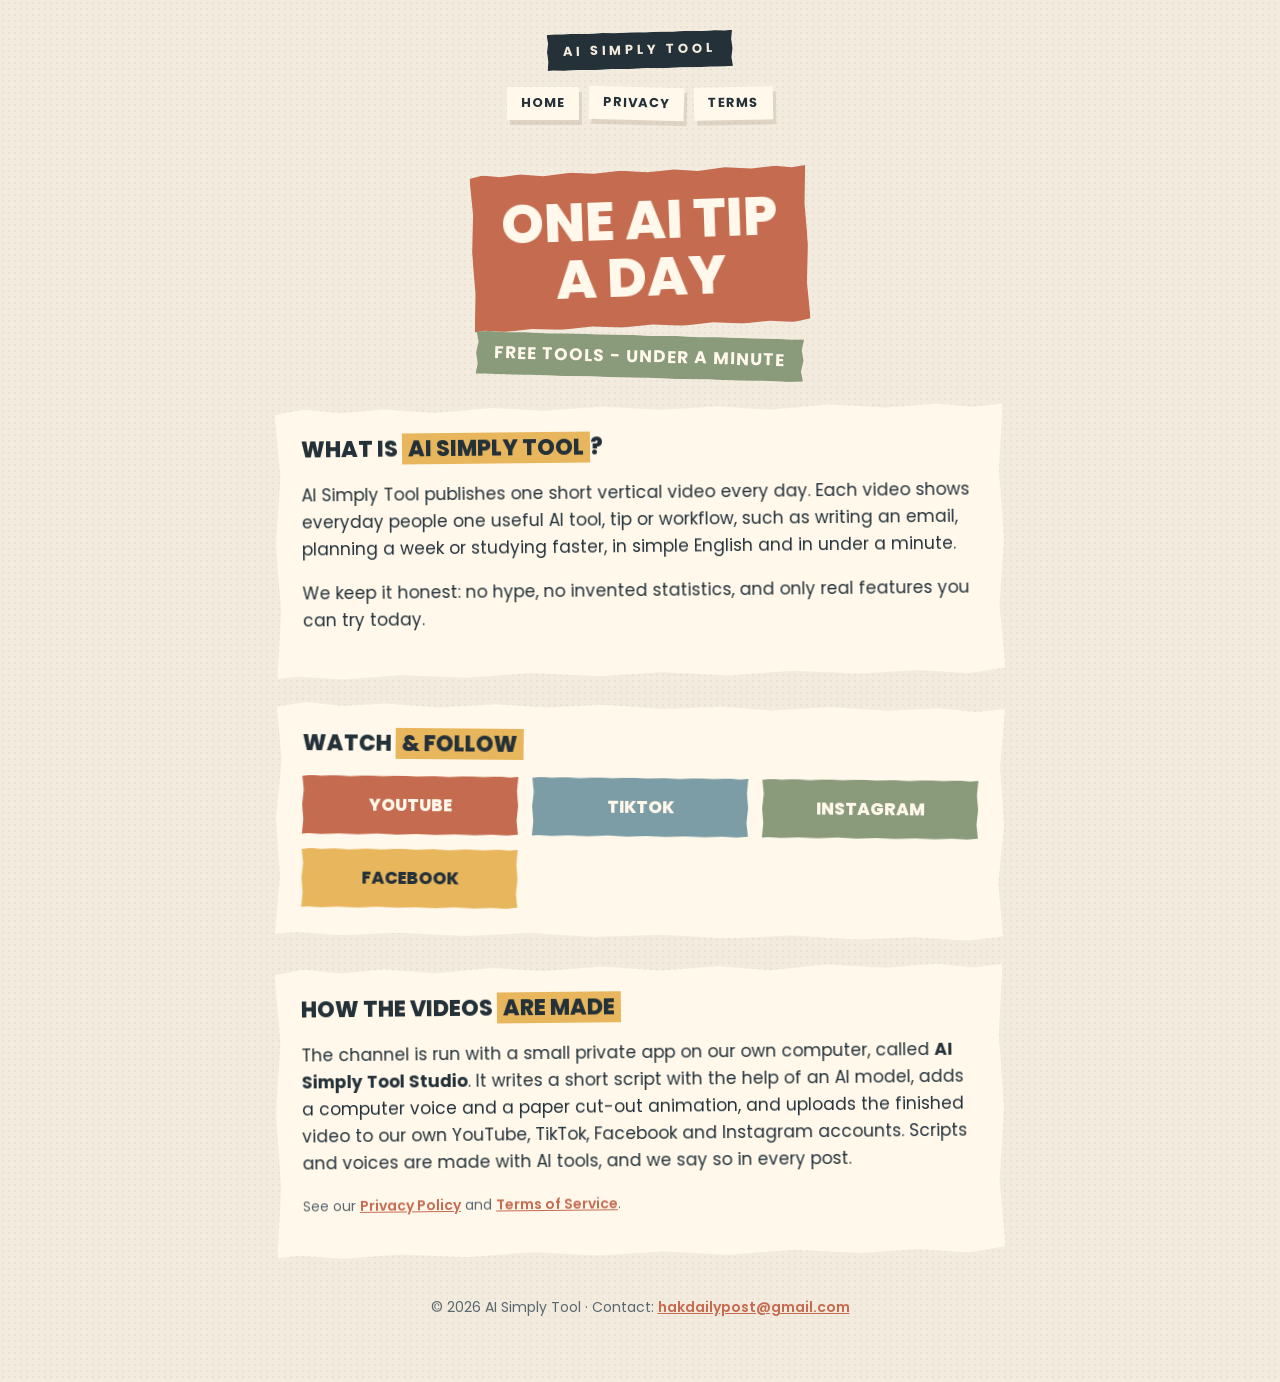
<file: index.html>
<!doctype html>
<html lang="en">
<head>
<meta charset="utf-8">
<meta name="viewport" content="width=device-width, initial-scale=1">
<title>AI Simply Tool</title>
<meta name="description" content="One simple AI tip a day: short videos that show everyday people how to use free AI tools.">
<link rel="preconnect" href="https://fonts.googleapis.com">
<link href="https://fonts.googleapis.com/css2?family=Poppins:wght@500;600;700;800&display=swap" rel="stylesheet">
<link rel="stylesheet" href="style.css">
</head>
<body>
<div class="wrap">
  <header>
    <a class="tag" href="./">AI SIMPLY TOOL</a>
    <nav><a href="./">Home</a><a href="privacy.html">Privacy</a><a href="terms.html">Terms</a></nav>
    <div class="banner">One AI tip<br>a day</div><br>
    <span class="strip">Free tools - under a minute</span>
  </header>

  <section class="card">
    <h2>What is <span class="hl">AI Simply Tool</span>?</h2>
    <p>AI Simply Tool publishes one short vertical video every day. Each video shows everyday people one
      useful AI tool, tip or workflow, such as writing an email, planning a week or studying faster, in
      simple English and in under a minute.</p>
    <p>We keep it honest: no hype, no invented statistics, and only real features you can try today.</p>
  </section>

  <section class="card">
    <h2>Watch <span class="hl">&amp; follow</span></h2>
    <div class="grid">
      <a href="https://www.youtube.com/@aisimplytool">YouTube</a>
      <a href="https://www.tiktok.com/@aisimplytool">TikTok</a>
      <a href="https://www.instagram.com/aisimplytool.tips">Instagram</a>
      <a href="https://www.facebook.com/profile.php?id=61597021374631">Facebook</a>
    </div>
  </section>

  <section class="card">
    <h2>How the videos <span class="hl">are made</span></h2>
    <p>The channel is run with a small private app on our own computer, called <b>AI Simply Tool Studio</b>.
      It writes a short script with the help of an AI model, adds a computer voice and a paper cut-out
      animation, and uploads the finished video to our own YouTube, TikTok, Facebook and Instagram
      accounts. Scripts and voices are made with AI tools, and we say so in every post.</p>
    <p class="small">See our <a href="privacy.html">Privacy Policy</a> and <a href="terms.html">Terms of Service</a>.</p>
  </section>

  <footer>&copy; <span id="y">2026</span> AI Simply Tool &middot; Contact: <a href="mailto:hakdailypost@gmail.com">hakdailypost@gmail.com</a></footer>
</div>
<script>document.getElementById('y').textContent = new Date().getFullYear();</script>
</body>
</html>
</file>
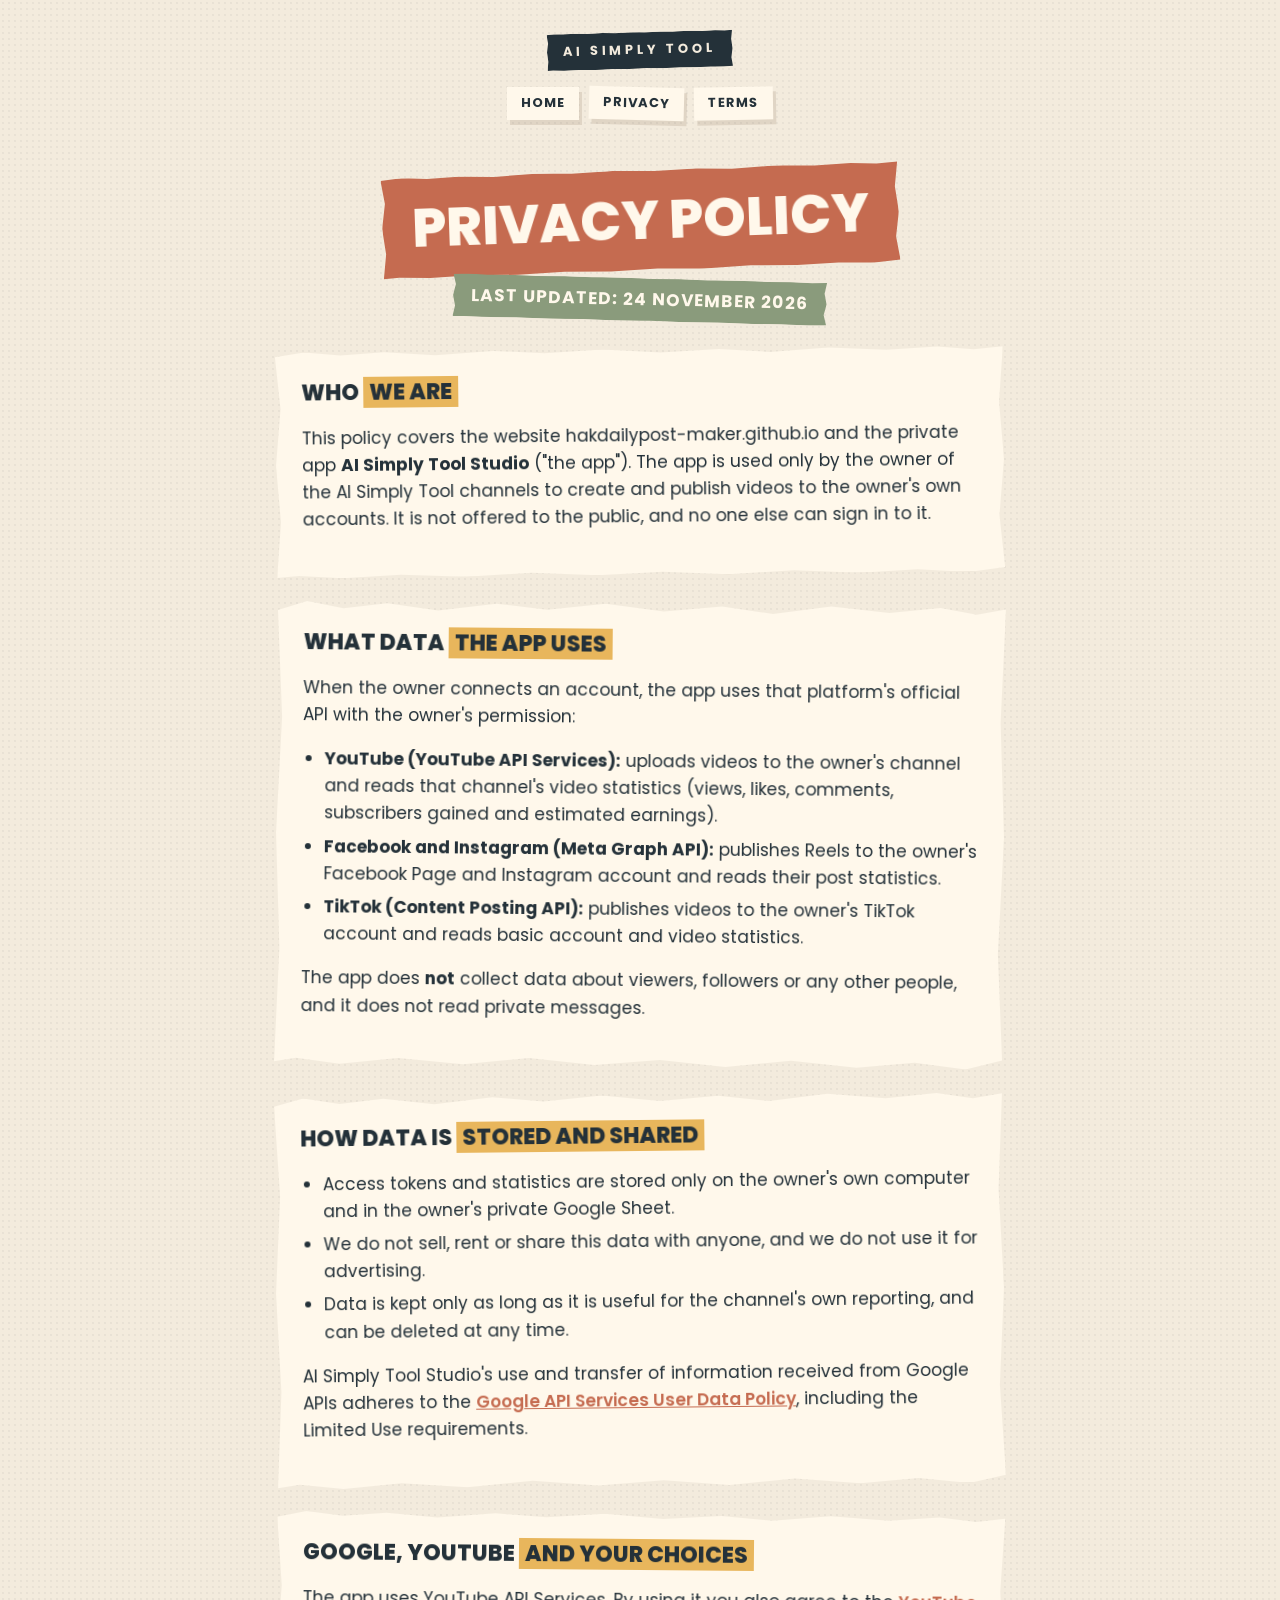
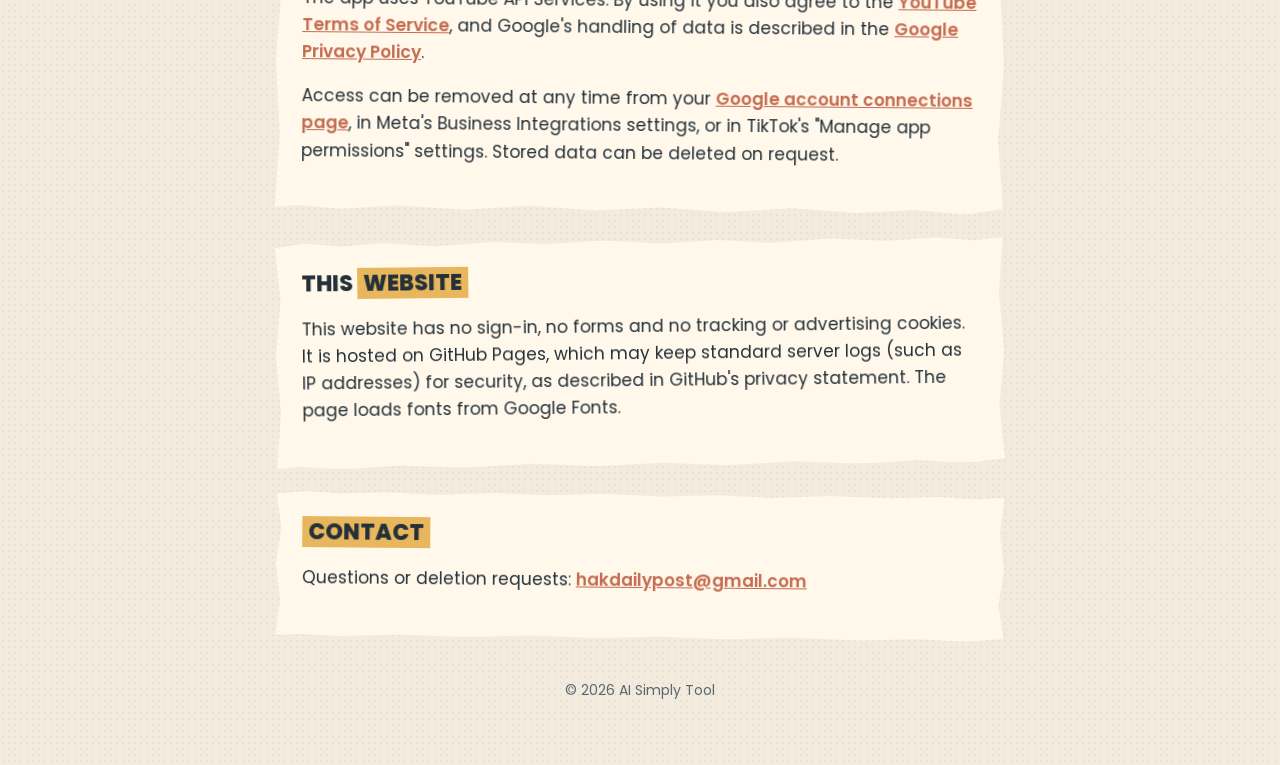
<file: privacy.html>
<!doctype html>
<html lang="en">
<head>
<meta charset="utf-8">
<meta name="viewport" content="width=device-width, initial-scale=1">
<title>Privacy Policy - AI Simply Tool</title>
<link rel="preconnect" href="https://fonts.googleapis.com">
<link href="https://fonts.googleapis.com/css2?family=Poppins:wght@500;600;700;800&display=swap" rel="stylesheet">
<link rel="stylesheet" href="style.css">
</head>
<body>
<div class="wrap">
  <header>
    <a class="tag" href="./">AI SIMPLY TOOL</a>
    <nav><a href="./">Home</a><a href="privacy.html">Privacy</a><a href="terms.html">Terms</a></nav>
    <div class="banner">Privacy policy</div><br>
    <span class="strip">Last updated: 24 November 2026</span>
  </header>

  <section class="card">
    <h2>Who <span class="hl">we are</span></h2>
    <p>This policy covers the website hakdailypost-maker.github.io and the private app <b>AI Simply Tool Studio</b>
      ("the app"). The app is used only by the owner of the AI Simply Tool channels to create and publish
      videos to the owner's own accounts. It is not offered to the public, and no one else can sign in to it.</p>
  </section>

  <section class="card">
    <h2>What data <span class="hl">the app uses</span></h2>
    <p>When the owner connects an account, the app uses that platform's official API with the owner's permission:</p>
    <ul>
      <li><b>YouTube (YouTube API Services):</b> uploads videos to the owner's channel and reads that channel's
        video statistics (views, likes, comments, subscribers gained and estimated earnings).</li>
      <li><b>Facebook and Instagram (Meta Graph API):</b> publishes Reels to the owner's Facebook Page and
        Instagram account and reads their post statistics.</li>
      <li><b>TikTok (Content Posting API):</b> publishes videos to the owner's TikTok account and reads basic
        account and video statistics.</li>
    </ul>
    <p>The app does <b>not</b> collect data about viewers, followers or any other people, and it does not
      read private messages.</p>
  </section>

  <section class="card">
    <h2>How data is <span class="hl">stored and shared</span></h2>
    <ul>
      <li>Access tokens and statistics are stored only on the owner's own computer and in the owner's private
        Google Sheet.</li>
      <li>We do not sell, rent or share this data with anyone, and we do not use it for advertising.</li>
      <li>Data is kept only as long as it is useful for the channel's own reporting, and can be deleted at any time.</li>
    </ul>
    <p>AI Simply Tool Studio's use and transfer of information received from Google APIs adheres to the
      <a href="https://developers.google.com/terms/api-services-user-data-policy">Google API Services User Data Policy</a>,
      including the Limited Use requirements.</p>
  </section>

  <section class="card">
    <h2>Google, YouTube <span class="hl">and your choices</span></h2>
    <p>The app uses YouTube API Services. By using it you also agree to the
      <a href="https://www.youtube.com/t/terms">YouTube Terms of Service</a>, and Google's handling of data is
      described in the <a href="https://policies.google.com/privacy">Google Privacy Policy</a>.</p>
    <p>Access can be removed at any time from your
      <a href="https://myaccount.google.com/connections">Google account connections page</a>, in Meta's
      Business Integrations settings, or in TikTok's "Manage app permissions" settings. Stored data can be
      deleted on request.</p>
  </section>

  <section class="card">
    <h2>This <span class="hl">website</span></h2>
    <p>This website has no sign-in, no forms and no tracking or advertising cookies. It is hosted on GitHub
      Pages, which may keep standard server logs (such as IP addresses) for security, as described in
      GitHub's privacy statement. The page loads fonts from Google Fonts.</p>
  </section>

  <section class="card">
    <h2><span class="hl">Contact</span></h2>
    <p>Questions or deletion requests: <a href="mailto:hakdailypost@gmail.com">hakdailypost@gmail.com</a></p>
  </section>

  <footer>&copy; 2026 AI Simply Tool</footer>
</div>
</body>
</html>
</file>
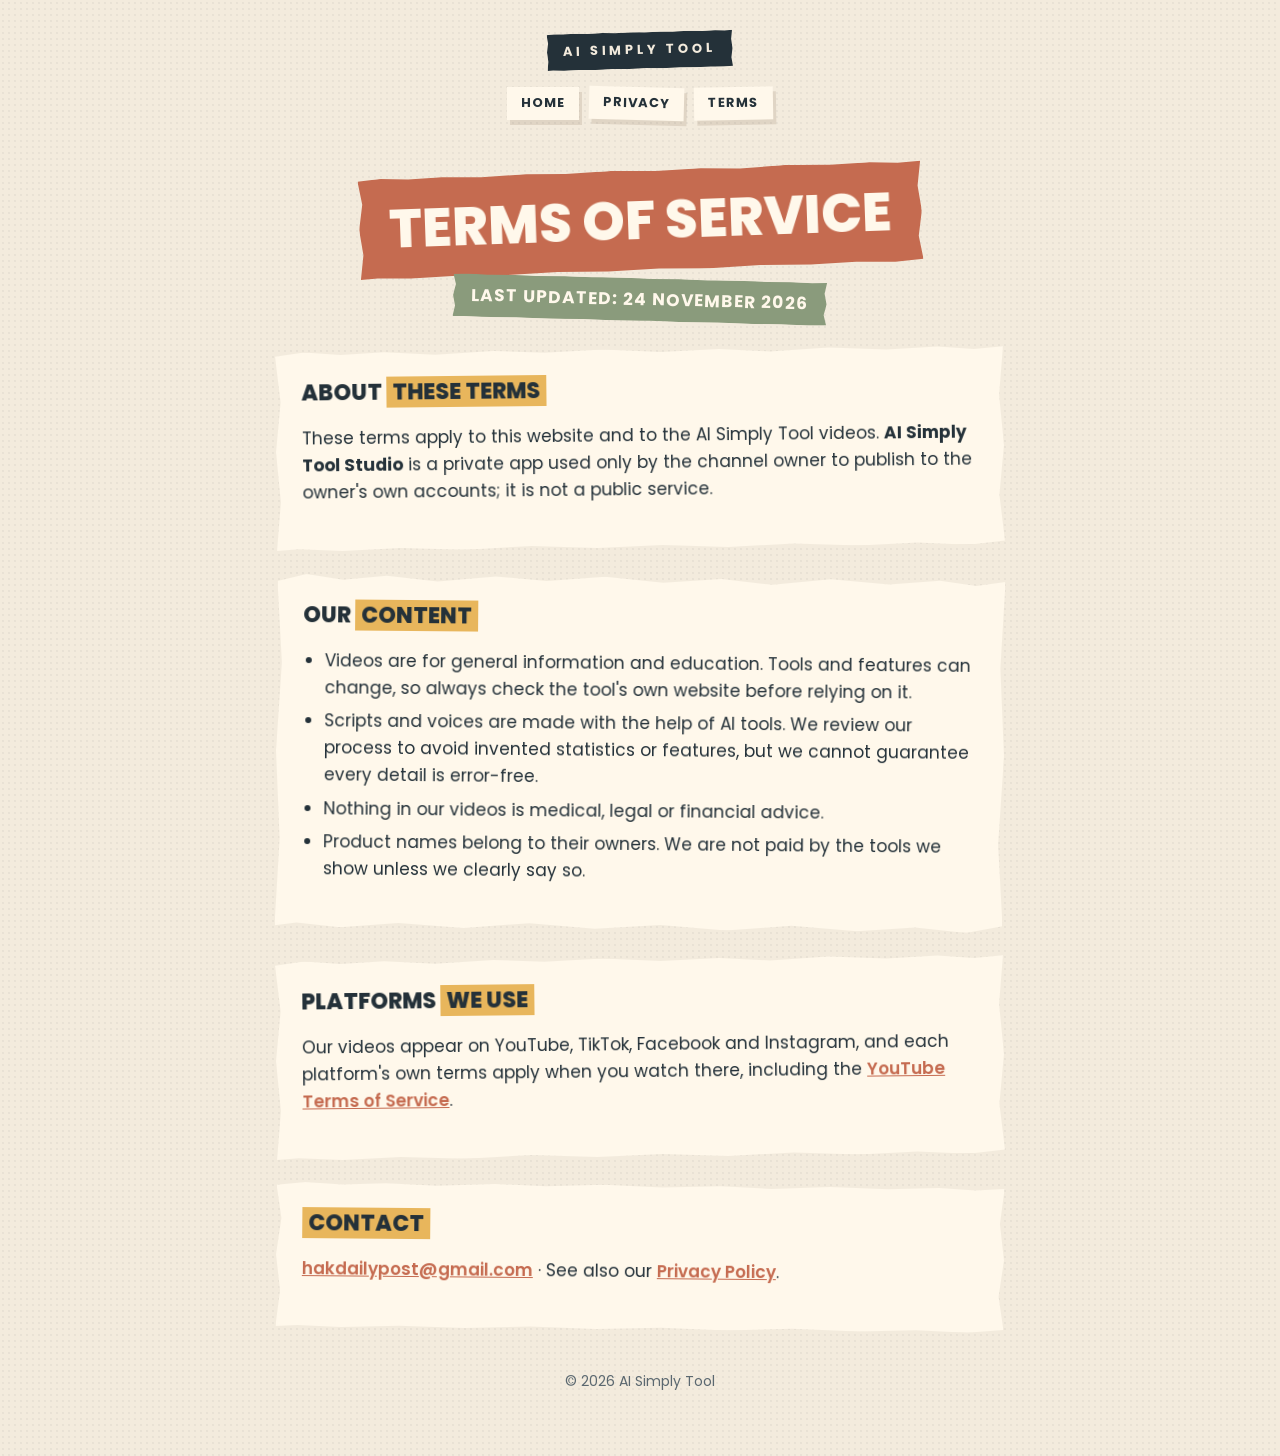
<file: terms.html>
<!doctype html>
<html lang="en">
<head>
<meta charset="utf-8">
<meta name="viewport" content="width=device-width, initial-scale=1">
<title>Terms of Service - AI Simply Tool</title>
<link rel="preconnect" href="https://fonts.googleapis.com">
<link href="https://fonts.googleapis.com/css2?family=Poppins:wght@500;600;700;800&display=swap" rel="stylesheet">
<link rel="stylesheet" href="style.css">
</head>
<body>
<div class="wrap">
  <header>
    <a class="tag" href="./">AI SIMPLY TOOL</a>
    <nav><a href="./">Home</a><a href="privacy.html">Privacy</a><a href="terms.html">Terms</a></nav>
    <div class="banner">Terms of service</div><br>
    <span class="strip">Last updated: 24 November 2026</span>
  </header>

  <section class="card">
    <h2>About <span class="hl">these terms</span></h2>
    <p>These terms apply to this website and to the AI Simply Tool videos. <b>AI Simply Tool Studio</b> is a
      private app used only by the channel owner to publish to the owner's own accounts; it is not a public service.</p>
  </section>

  <section class="card">
    <h2>Our <span class="hl">content</span></h2>
    <ul>
      <li>Videos are for general information and education. Tools and features can change, so always check the
        tool's own website before relying on it.</li>
      <li>Scripts and voices are made with the help of AI tools. We review our process to avoid invented
        statistics or features, but we cannot guarantee every detail is error-free.</li>
      <li>Nothing in our videos is medical, legal or financial advice.</li>
      <li>Product names belong to their owners. We are not paid by the tools we show unless we clearly say so.</li>
    </ul>
  </section>

  <section class="card">
    <h2>Platforms <span class="hl">we use</span></h2>
    <p>Our videos appear on YouTube, TikTok, Facebook and Instagram, and each platform's own terms apply when
      you watch there, including the <a href="https://www.youtube.com/t/terms">YouTube Terms of Service</a>.</p>
  </section>

  <section class="card">
    <h2><span class="hl">Contact</span></h2>
    <p><a href="mailto:hakdailypost@gmail.com">hakdailypost@gmail.com</a> &middot; See also our <a href="privacy.html">Privacy Policy</a>.</p>
  </section>

  <footer>&copy; 2026 AI Simply Tool</footer>
</div>
</body>
</html>
</file>
<file: style.css>
:root {
  --cream: #F3EBDD; --charcoal: #243139; --terracotta: #C56B50; --mustard: #E8B65C;
  --sage: #8A9B7C; --blue: #7C9DA5; --card: #FFF8EB;
  --torn: polygon(0% 2%, 4% 0%, 9% 1.5%, 15% 0.3%, 22% 1.8%, 30% 0.2%, 37% 1.4%, 45% 0%, 53% 1.6%, 61% 0.4%, 68% 1.9%, 76% 0.2%, 84% 1.5%, 91% 0.3%, 96% 1.7%, 100% 0.5%,
                 99.4% 25%, 100% 50%, 99.3% 75%, 100% 98%, 95% 100%, 88% 98.6%, 80% 99.8%, 71% 98.4%, 62% 99.9%, 53% 98.5%, 44% 99.7%, 35% 98.3%, 26% 99.8%, 17% 98.6%, 9% 99.9%, 3% 98.7%, 0% 99.5%,
                 0.6% 75%, 0% 50%, 0.7% 25%);
}
* { box-sizing: border-box; }
html { background: var(--cream); }
body {
  margin: 0; font-family: "Poppins", system-ui, sans-serif; color: var(--charcoal); background: var(--cream);
  background-image: radial-gradient(rgba(36,49,57,.05) 1px, transparent 1px); background-size: 6px 6px;
  line-height: 1.6; font-size: 17px;
}
.wrap { max-width: 760px; margin: 0 auto; padding: 32px 16px 64px; }
.tag {
  display: inline-block; background: var(--charcoal); color: var(--cream); font-weight: 700; letter-spacing: .25em;
  font-size: 13px; padding: 8px 16px; transform: rotate(-1.5deg); clip-path: var(--torn); text-decoration: none;
}
nav { display: flex; gap: 10px; flex-wrap: wrap; justify-content: center; margin: 18px 0 28px; }
nav a {
  color: var(--charcoal); font-weight: 700; text-decoration: none; text-transform: uppercase; font-size: 13px; letter-spacing: .08em;
  background: var(--card); padding: 6px 14px; box-shadow: 3px 5px 0 rgba(86,54,30,.12);
}
nav a:nth-child(2) { transform: rotate(1.5deg); } nav a:nth-child(3) { transform: rotate(-1deg); }
header { text-align: center; }
.banner {
  display: inline-block; background: var(--terracotta); color: var(--card); font-weight: 800; text-transform: uppercase;
  font-size: clamp(30px, 8vw, 54px); line-height: 1.05; padding: 22px 30px; margin: 22px 0 8px; transform: rotate(-2deg);
  clip-path: var(--torn); filter: drop-shadow(6px 10px 0 rgba(86,54,30,.15));
}
.strip {
  display: inline-block; background: var(--sage); color: var(--card); font-weight: 700; text-transform: uppercase;
  letter-spacing: .06em; padding: 8px 18px; transform: rotate(1.5deg); clip-path: var(--torn);
}
.card {
  background: var(--card); padding: 28px 26px; margin: 28px 0; clip-path: var(--torn); position: relative;
  filter: drop-shadow(5px 9px 0 rgba(86,54,30,.12));
}
.card:nth-of-type(odd) { transform: rotate(-.6deg); } .card:nth-of-type(even) { transform: rotate(.5deg); }
h1, h2 { line-height: 1.2; } h2 { font-weight: 800; text-transform: uppercase; font-size: 22px; margin-top: 0; }
h2 .hl { background: var(--mustard); padding: 0 6px; }
a { color: var(--terracotta); font-weight: 600; }
ul { padding-left: 22px; } li { margin: 6px 0; }
.grid { display: grid; grid-template-columns: repeat(auto-fit, minmax(160px, 1fr)); gap: 14px; }
.grid a {
  display: block; text-align: center; text-decoration: none; color: var(--card); font-weight: 800; text-transform: uppercase;
  padding: 16px 10px; clip-path: var(--torn);
}
.grid a:nth-child(1) { background: var(--terracotta); } .grid a:nth-child(2) { background: var(--blue); }
.grid a:nth-child(3) { background: var(--sage); } .grid a:nth-child(4) { background: var(--mustard); color: var(--charcoal); }
.small { font-size: 14px; color: #5b6870; }
footer { text-align: center; font-size: 14px; color: #5b6870; margin-top: 40px; }
</file>
